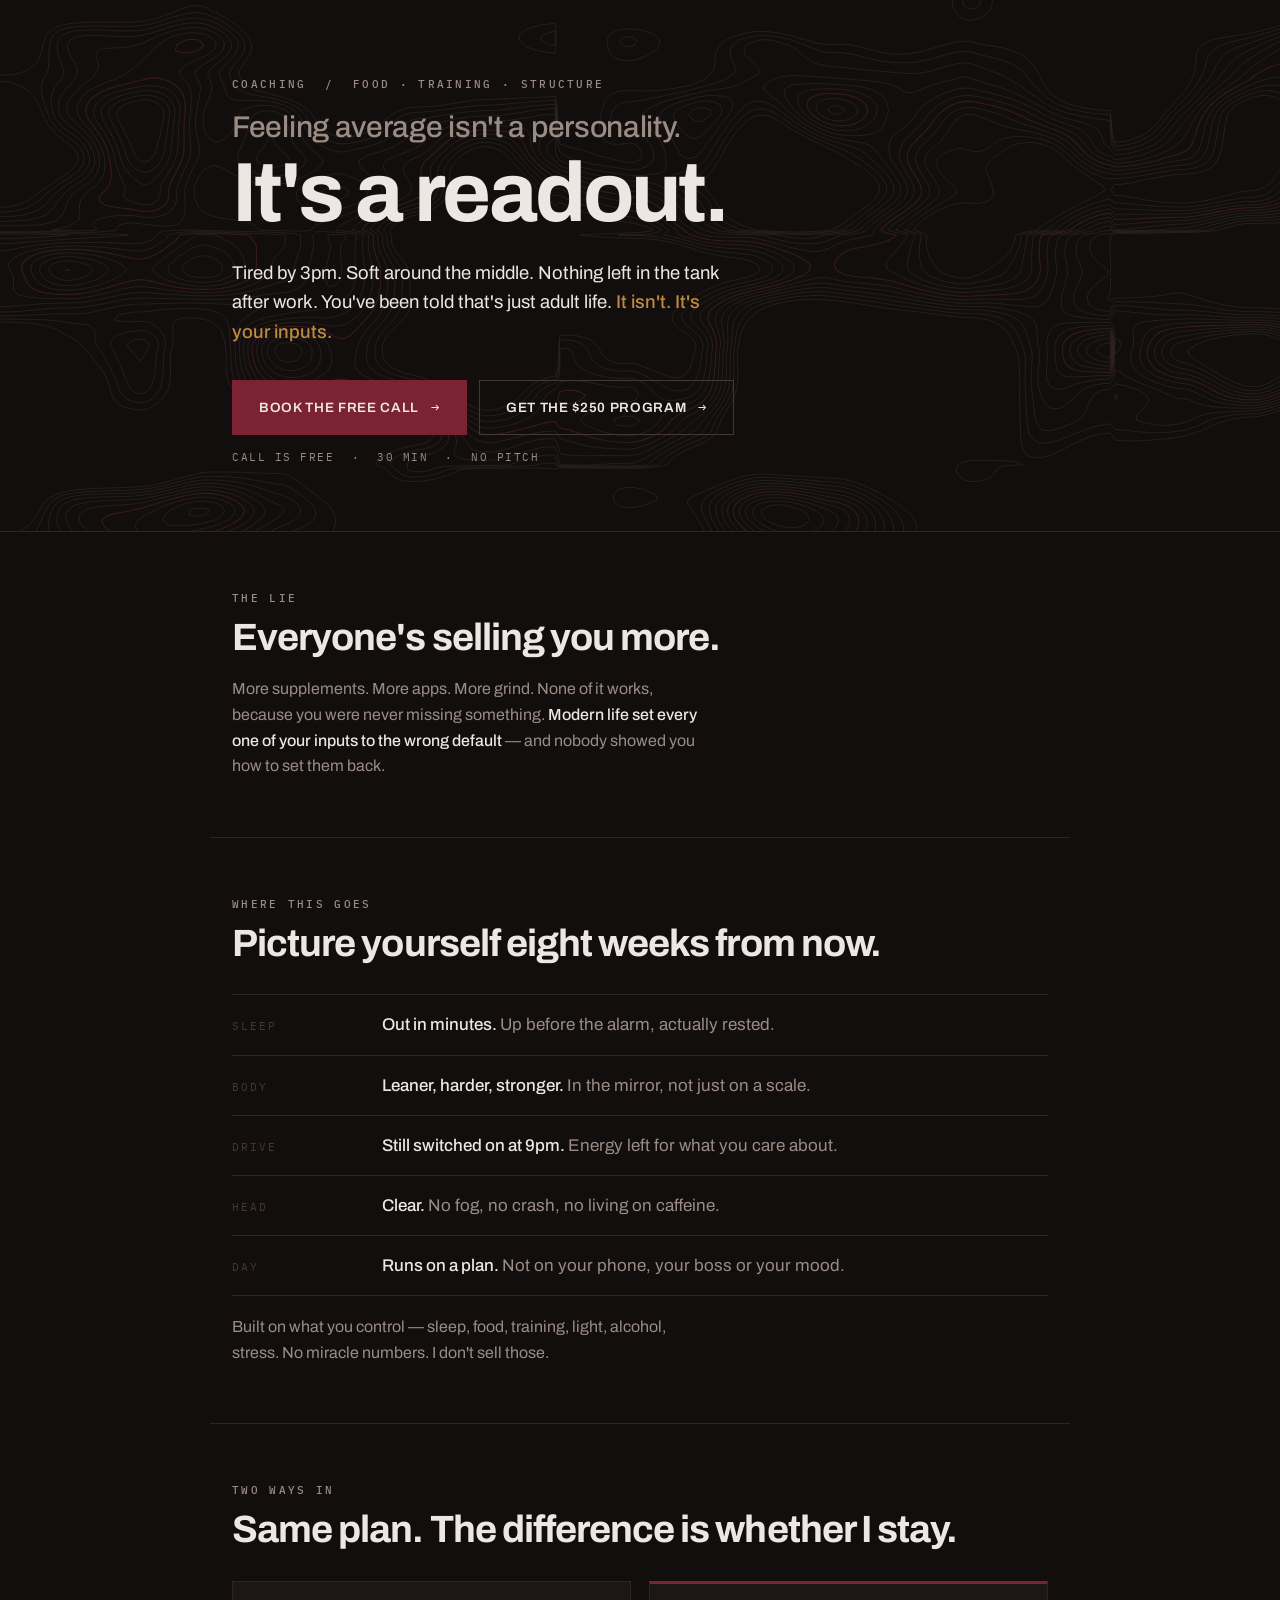
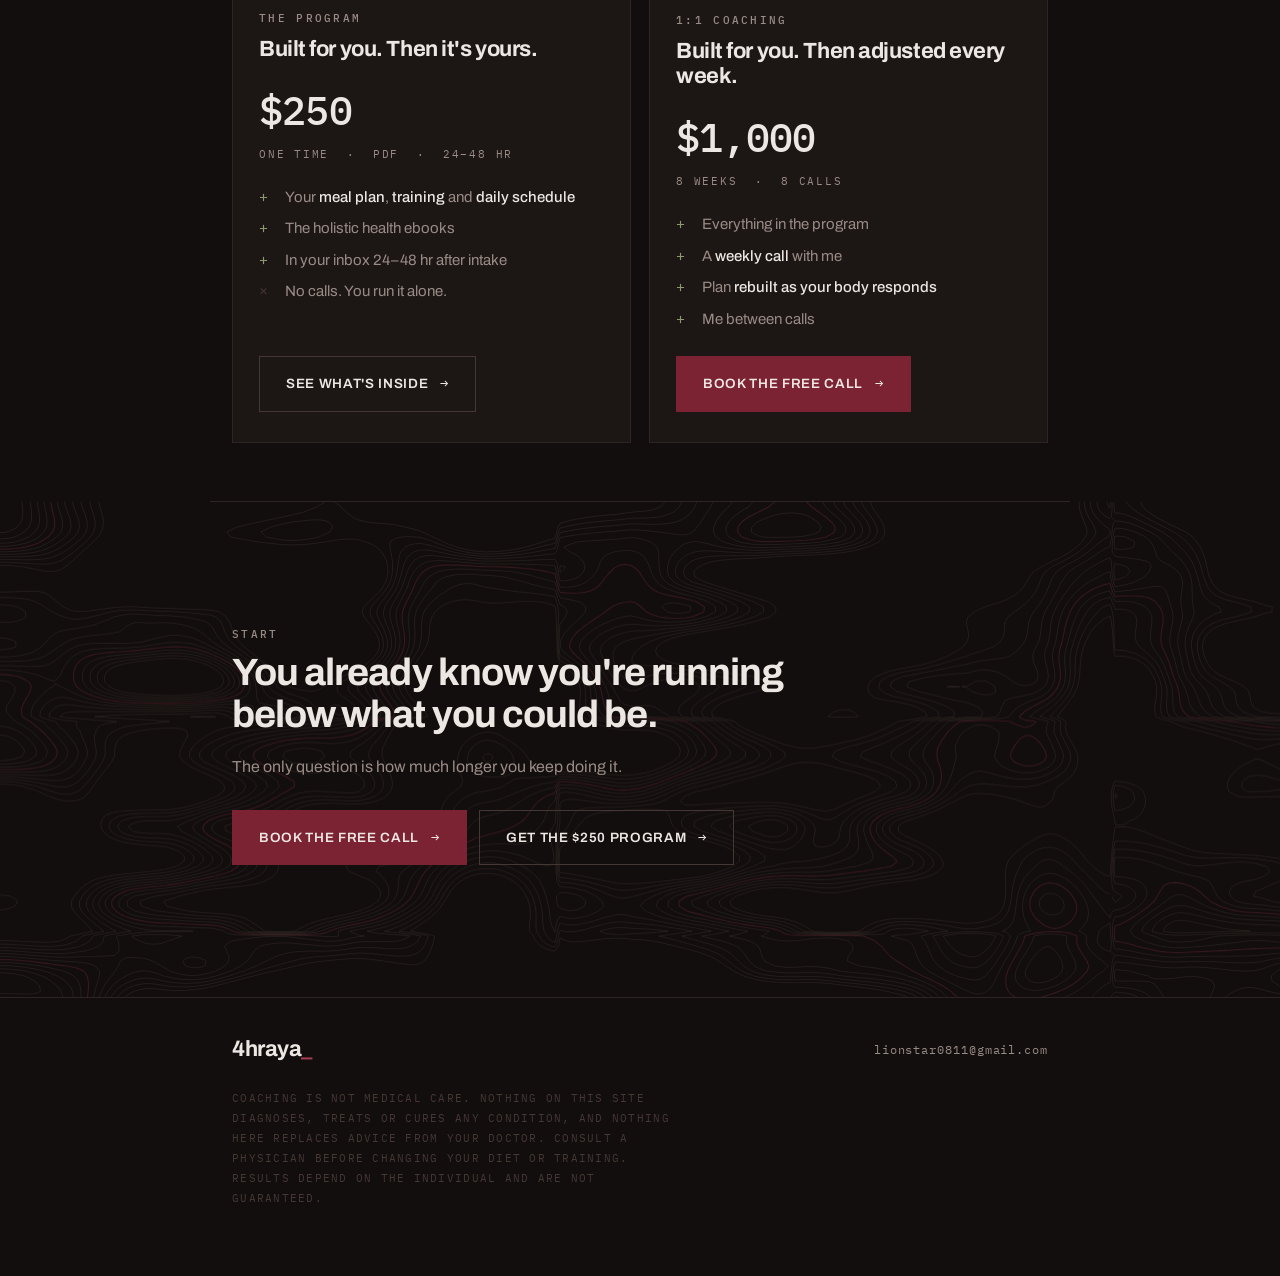
<file: index.html>
<!doctype html>
<html lang="en">
<head>
<meta charset="utf-8">
<meta name="viewport" content="width=device-width, initial-scale=1">
<title>4hraya Coaching</title>
<meta name="description" content="For men running below what they're capable of. A custom-built program — food, training and daily schedule — for $250, or eight weeks of 1:1 coaching. Free 30-minute call.">
<link rel="stylesheet" href="https://fonts.googleapis.com/css2?family=Archivo:wght@400;500;600;700&family=IBM+Plex+Mono:wght@400;500&display=swap">
<link rel="stylesheet" href="site.css">
</head>
<body>

<header class="hero">
  <canvas class="contour" data-seed="20260915" aria-hidden="true"></canvas>
  <div class="wrap hero-in">
    <div class="label">Coaching &nbsp;/&nbsp; Food · Training · Structure</div>
    <h1>
      <span class="set">Feeling average isn't a personality.</span>
      <span class="pay">It's a readout.</span>
    </h1>
    <p class="lede">Tired by 3pm. Soft around the middle. Nothing left in the tank after work. You've been told that's just adult life. <b>It isn't. It's your inputs.</b></p>
    <div class="ctas">
      <a class="btn" href="call.html">Book the free call <span class="a">&rarr;</span></a>
      <a class="btn ghost" href="program.html">Get the $250 program <span class="a">&rarr;</span></a>
    </div>
    <div class="cta-note">Call is free &nbsp;·&nbsp; 30 min &nbsp;·&nbsp; no pitch</div>
  </div>
</header>

<main>
  <section class="wrap">
    <div class="label">The lie</div>
    <h2>Everyone's selling you more.</h2>
    <p class="body">More supplements. More apps. More grind. None of it works, because you were never missing something. <strong>Modern life set every one of your inputs to the wrong default</strong> — and nobody showed you how to set them back.</p>
  </section>

  <section class="wrap">
    <div class="label">Where this goes</div>
    <h2>Picture yourself eight weeks from now.</h2>
    <div class="rows">
      <div class="row"><div class="k">Sleep</div><div class="v">Out in minutes. <span>Up before the alarm, actually rested.</span></div></div>
      <div class="row"><div class="k">Body</div><div class="v">Leaner, harder, stronger. <span>In the mirror, not just on a scale.</span></div></div>
      <div class="row"><div class="k">Drive</div><div class="v">Still switched on at 9pm. <span>Energy left for what you care about.</span></div></div>
      <div class="row"><div class="k">Head</div><div class="v">Clear. <span>No fog, no crash, no living on caffeine.</span></div></div>
      <div class="row"><div class="k">Day</div><div class="v">Runs on a plan. <span>Not on your phone, your boss or your mood.</span></div></div>
    </div>
    <p class="body">Built on what you control — sleep, food, training, light, alcohol, stress. No miracle numbers. I don't sell those.</p>
  </section>

  <section class="wrap" id="offers">
    <div class="label">Two ways in</div>
    <h2>Same plan. The difference is whether I stay.</h2>

    <div class="offers">
      <div class="offer">
        <div class="label">The Program</div>
        <h3>Built for you. Then it's yours.</h3>
        <div class="fig">$250</div>
        <div class="per">One time &nbsp;·&nbsp; PDF &nbsp;·&nbsp; 24–48 hr</div>
        <ul class="ticks">
          <li><span>Your <b>meal plan</b>, <b>training</b> and <b>daily schedule</b></span></li>
          <li><span>The holistic health ebooks</span></li>
          <li><span>In your inbox 24–48 hr after intake</span></li>
          <li class="no"><span>No calls. You run it alone.</span></li>
        </ul>
        <a class="btn ghost" href="program.html">See what's inside <span class="a">&rarr;</span></a>
      </div>

      <div class="offer main">
        <div class="label">1:1 Coaching</div>
        <h3>Built for you. Then adjusted every week.</h3>
        <div class="fig">$1,000</div>
        <div class="per">8 weeks &nbsp;·&nbsp; 8 calls</div>
        <ul class="ticks">
          <li><span>Everything in the program</span></li>
          <li><span>A <b>weekly call</b> with me</span></li>
          <li><span>Plan <b>rebuilt as your body responds</b></span></li>
          <li><span>Me between calls</span></li>
        </ul>
        <a class="btn" href="call.html">Book the free call <span class="a">&rarr;</span></a>
      </div>
    </div>
  </section>

  <section class="close">
    <canvas class="contour" data-seed="8813" aria-hidden="true"></canvas>
    <div class="wrap close-in">
      <div class="label">Start</div>
      <h2>You already know you're running below what you could be.</h2>
      <p class="body" style="margin-bottom:30px">The only question is how much longer you keep doing it.</p>
      <div class="ctas">
        <a class="btn" href="call.html">Book the free call <span class="a">&rarr;</span></a>
        <a class="btn ghost" href="program.html">Get the $250 program <span class="a">&rarr;</span></a>
      </div>
    </div>
  </section>
</main>

<footer>
  <div class="wrap">
    <div class="foot">
      <a class="mark" href="index.html">4hraya<i>_</i></a>
      <a class="contact" href="mailto:lionstar0811@gmail.com">lionstar0811@gmail.com</a>
    </div>
    <p class="fine">COACHING IS NOT MEDICAL CARE. NOTHING ON THIS SITE DIAGNOSES, TREATS OR CURES ANY CONDITION, AND NOTHING HERE REPLACES ADVICE FROM YOUR DOCTOR. CONSULT A PHYSICIAN BEFORE CHANGING YOUR DIET OR TRAINING. RESULTS DEPEND ON THE INDIVIDUAL AND ARE NOT GUARANTEED.</p>
  </div>
</footer>

<script src="site.js"></script>
</body>
</html>
</file>
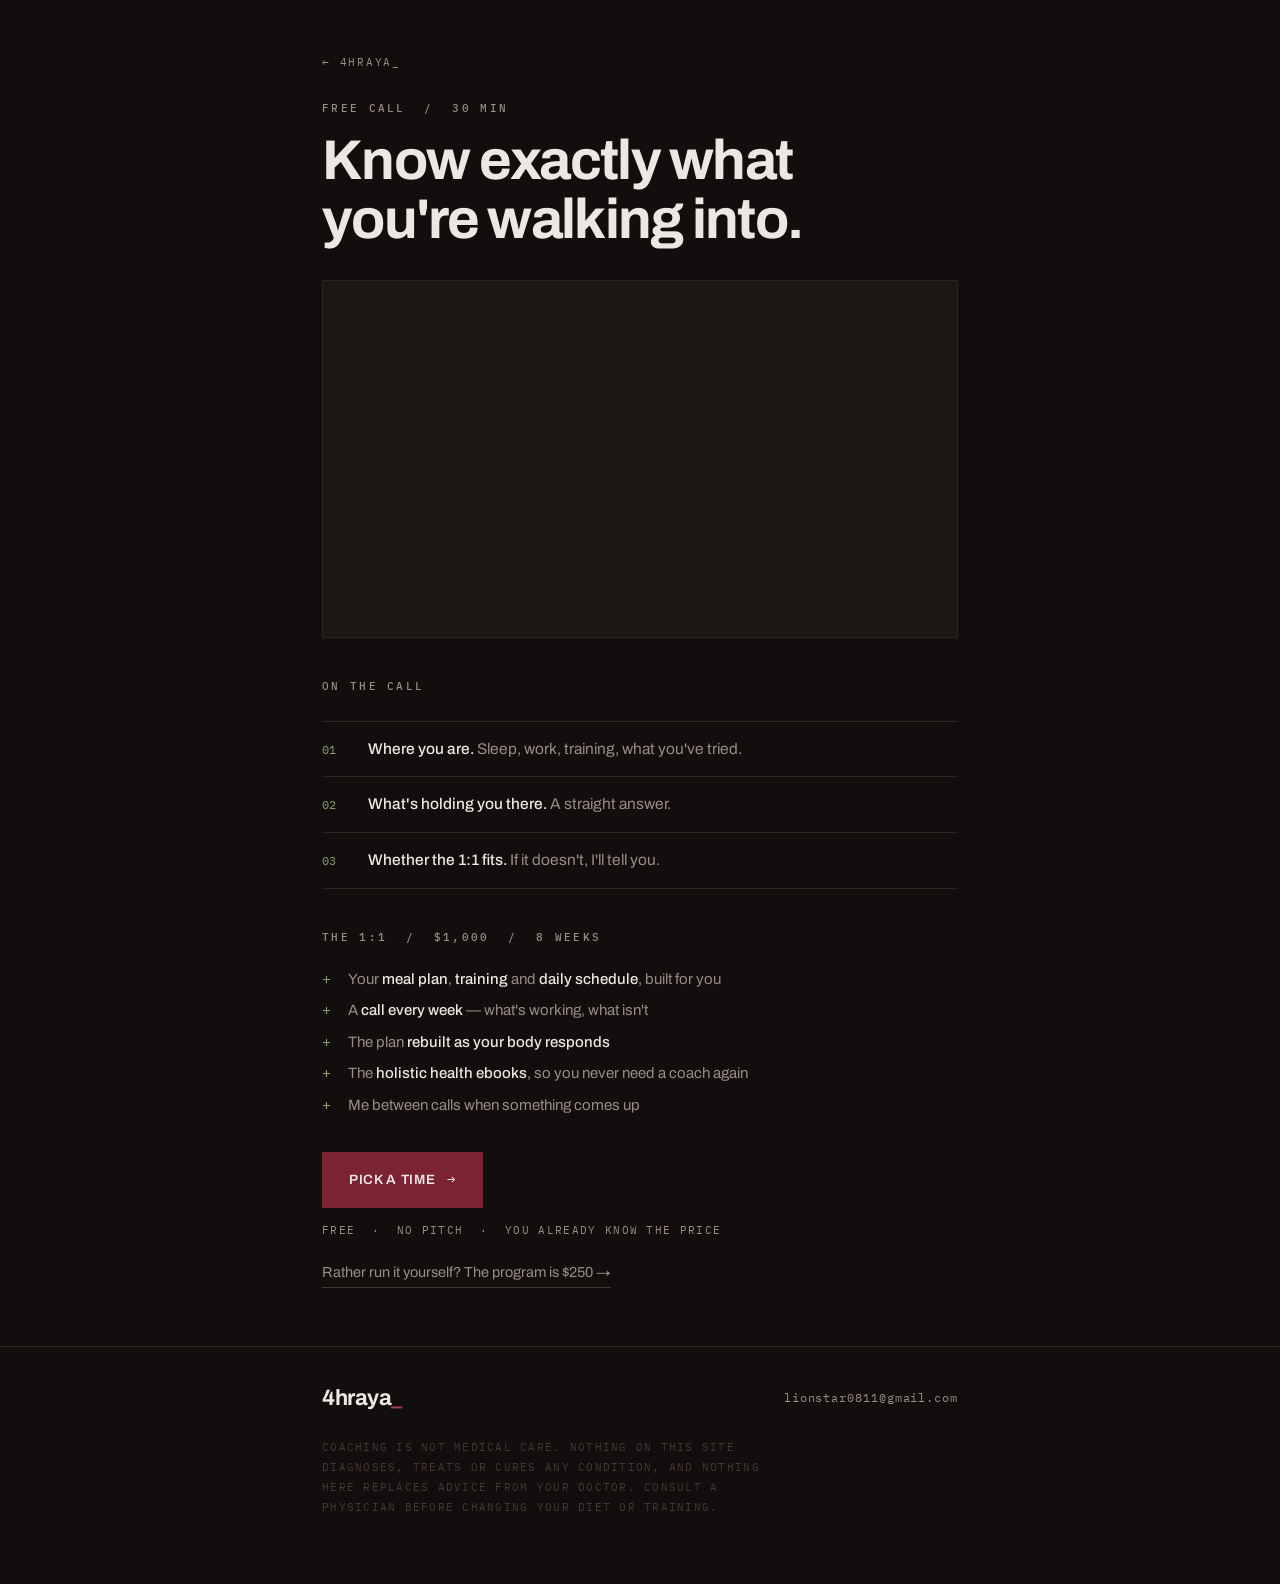
<file: call.html>
<!doctype html>
<html lang="en">
<head>
<meta charset="utf-8">
<meta name="viewport" content="width=device-width, initial-scale=1">
<title>Book the Call — 4hraya</title>
<meta name="description" content="A free 30-minute call about where you are, what's holding you there, and whether 8 weeks of 1:1 coaching fits.">
<link rel="stylesheet" href="https://fonts.googleapis.com/css2?family=Archivo:wght@400;500;600;700&family=IBM+Plex+Mono:wght@400;500&display=swap">
<link rel="stylesheet" href="site.css">
</head>
<body>

<main>
  <section class="wrap narrow" style="border-bottom:0; padding-top:48px">
    <a class="back" href="index.html">&larr; 4hraya_</a>
    <div class="label">Free call &nbsp;/&nbsp; 30 min</div>
    <h1 class="page">Know exactly what you're walking into.</h1>

    <!-- VIDEO: put the YouTube video id in data-yt, e.g. data-yt="dQw4w9WgXcQ" -->
    <div class="vsl" data-yt="6mrgNCO6W9g" aria-label="What happens on the call">
      <canvas class="contour" data-seed="6029" aria-hidden="true"></canvas>
      <div class="ph"><div class="play"></div><div class="label">Watch first &nbsp;·&nbsp; 4 min</div></div>
    </div>

    <div class="label" style="margin-top:40px">On the call</div>
    <ol class="steps">
      <li><span class="m">01</span><span><b>Where you are.</b> Sleep, work, training, what you've tried.</span></li>
      <li><span class="m">02</span><span><b>What's holding you there.</b> A straight answer.</span></li>
      <li><span class="m">03</span><span><b>Whether the 1:1 fits.</b> If it doesn't, I'll tell you.</span></li>
    </ol>

    <div class="label" style="margin-top:40px">The 1:1 &nbsp;/&nbsp; $1,000 &nbsp;/&nbsp; 8 weeks</div>
    <ul class="ticks" style="margin-bottom:0">
      <li><span>Your <b>meal plan</b>, <b>training</b> and <b>daily schedule</b>, built for you</span></li>
      <li><span>A <b>call every week</b> — what's working, what isn't</span></li>
      <li><span>The plan <b>rebuilt as your body responds</b></span></li>
      <li><span>The <b>holistic health ebooks</b>, so you never need a coach again</span></li>
      <li><span>Me between calls when something comes up</span></li>
    </ul>

    <div style="margin-top:36px">
      <a class="btn" href="https://calendly.com/lionstar0811/60min">Pick a time <span class="a">&rarr;</span></a>
      <div class="terms">Free &nbsp;·&nbsp; No pitch &nbsp;·&nbsp; You already know the price</div>
    </div>

    <a class="alt" href="program.html">Rather run it yourself? The program is $250 &rarr;</a>
  </section>
</main>

<footer>
  <div class="wrap narrow">
    <div class="foot">
      <a class="mark" href="index.html">4hraya<i>_</i></a>
      <a class="contact" href="mailto:lionstar0811@gmail.com">lionstar0811@gmail.com</a>
    </div>
    <p class="fine">COACHING IS NOT MEDICAL CARE. NOTHING ON THIS SITE DIAGNOSES, TREATS OR CURES ANY CONDITION, AND NOTHING HERE REPLACES ADVICE FROM YOUR DOCTOR. CONSULT A PHYSICIAN BEFORE CHANGING YOUR DIET OR TRAINING.</p>
  </div>
</footer>

<script src="site.js"></script>
</body>
</html>
</file>
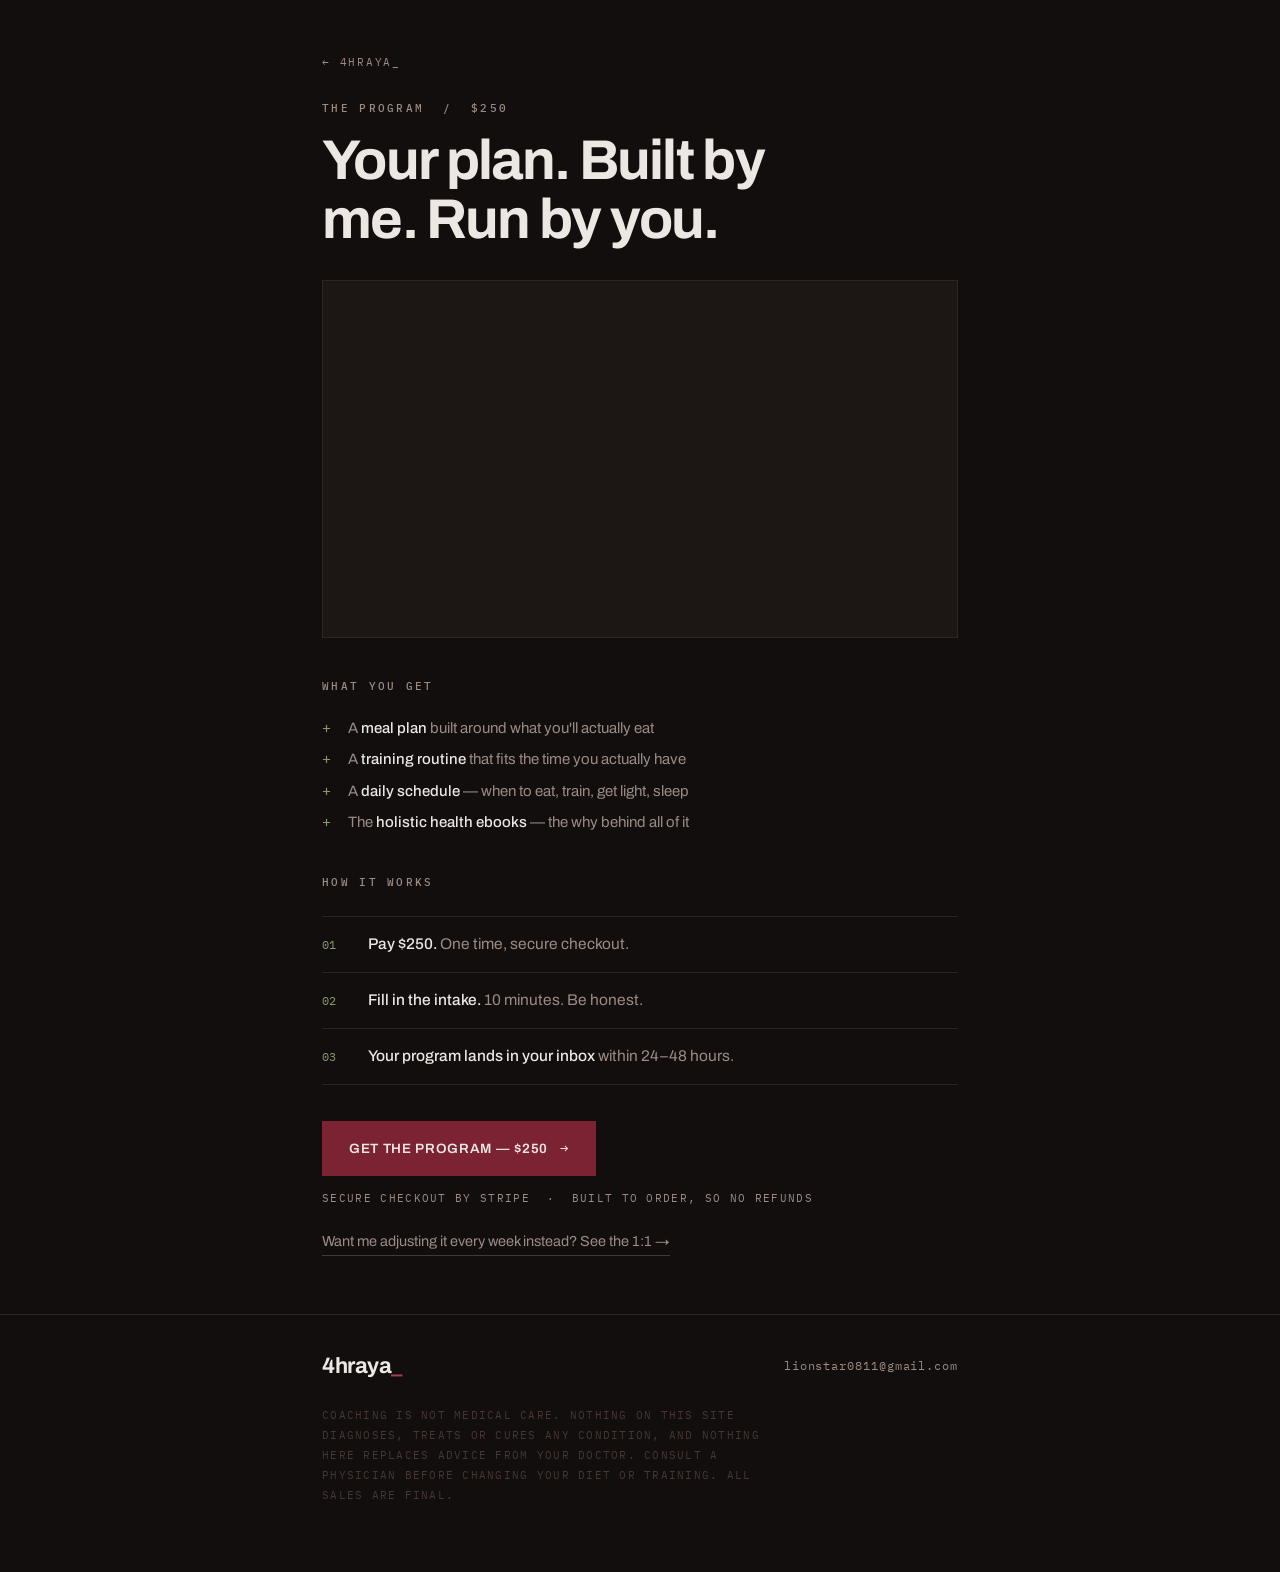
<file: program.html>
<!doctype html>
<html lang="en">
<head>
<meta charset="utf-8">
<meta name="viewport" content="width=device-width, initial-scale=1">
<title>The Program — 4hraya</title>
<meta name="description" content="A meal plan, training routine and daily schedule built for you from your intake, plus the holistic health ebooks. $250, delivered in 24–48 hours.">
<link rel="stylesheet" href="https://fonts.googleapis.com/css2?family=Archivo:wght@400;500;600;700&family=IBM+Plex+Mono:wght@400;500&display=swap">
<link rel="stylesheet" href="site.css">
</head>
<body>

<main>
  <section class="wrap narrow" style="border-bottom:0; padding-top:48px">
    <a class="back" href="index.html">&larr; 4hraya_</a>
    <div class="label">The Program &nbsp;/&nbsp; $250</div>
    <h1 class="page">Your plan. Built by me. Run by you.</h1>

    <!-- VIDEO: put the YouTube video id in data-yt, e.g. data-yt="dQw4w9WgXcQ" -->
    <div class="vsl" data-yt="_ki_xk00nK0" aria-label="What's in the program">
      <canvas class="contour" data-seed="4471" aria-hidden="true"></canvas>
      <div class="ph"><div class="play"></div><div class="label">Watch first &nbsp;·&nbsp; 3 min</div></div>
    </div>

    <div class="label" style="margin-top:40px">What you get</div>
    <ul class="ticks" style="margin-bottom:0">
      <li><span>A <b>meal plan</b> built around what you'll actually eat</span></li>
      <li><span>A <b>training routine</b> that fits the time you actually have</span></li>
      <li><span>A <b>daily schedule</b> — when to eat, train, get light, sleep</span></li>
      <li><span>The <b>holistic health ebooks</b> — the why behind all of it</span></li>
    </ul>

    <div class="label" style="margin-top:40px">How it works</div>
    <ol class="steps">
      <li><span class="m">01</span><span><b>Pay $250.</b> One time, secure checkout.</span></li>
      <li><span class="m">02</span><span><b>Fill in the intake.</b> 10 minutes. Be honest.</span></li>
      <li><span class="m">03</span><span><b>Your program lands in your inbox</b> within 24–48 hours.</span></li>
    </ol>

    <div style="margin-top:36px">
      <a class="btn" href="https://buy.stripe.com/8x29AT3Bs9b0bhkcXzbQY05">Get the program — $250 <span class="a">&rarr;</span></a>
      <div class="terms">Secure checkout by Stripe &nbsp;·&nbsp; Built to order, so no refunds</div>
    </div>

    <a class="alt" href="call.html">Want me adjusting it every week instead? See the 1:1 &rarr;</a>
  </section>
</main>

<footer>
  <div class="wrap narrow">
    <div class="foot">
      <a class="mark" href="index.html">4hraya<i>_</i></a>
      <a class="contact" href="mailto:lionstar0811@gmail.com">lionstar0811@gmail.com</a>
    </div>
    <p class="fine">COACHING IS NOT MEDICAL CARE. NOTHING ON THIS SITE DIAGNOSES, TREATS OR CURES ANY CONDITION, AND NOTHING HERE REPLACES ADVICE FROM YOUR DOCTOR. CONSULT A PHYSICIAN BEFORE CHANGING YOUR DIET OR TRAINING. ALL SALES ARE FINAL.</p>
  </div>
</footer>

<script src="site.js"></script>
</body>
</html>
</file>
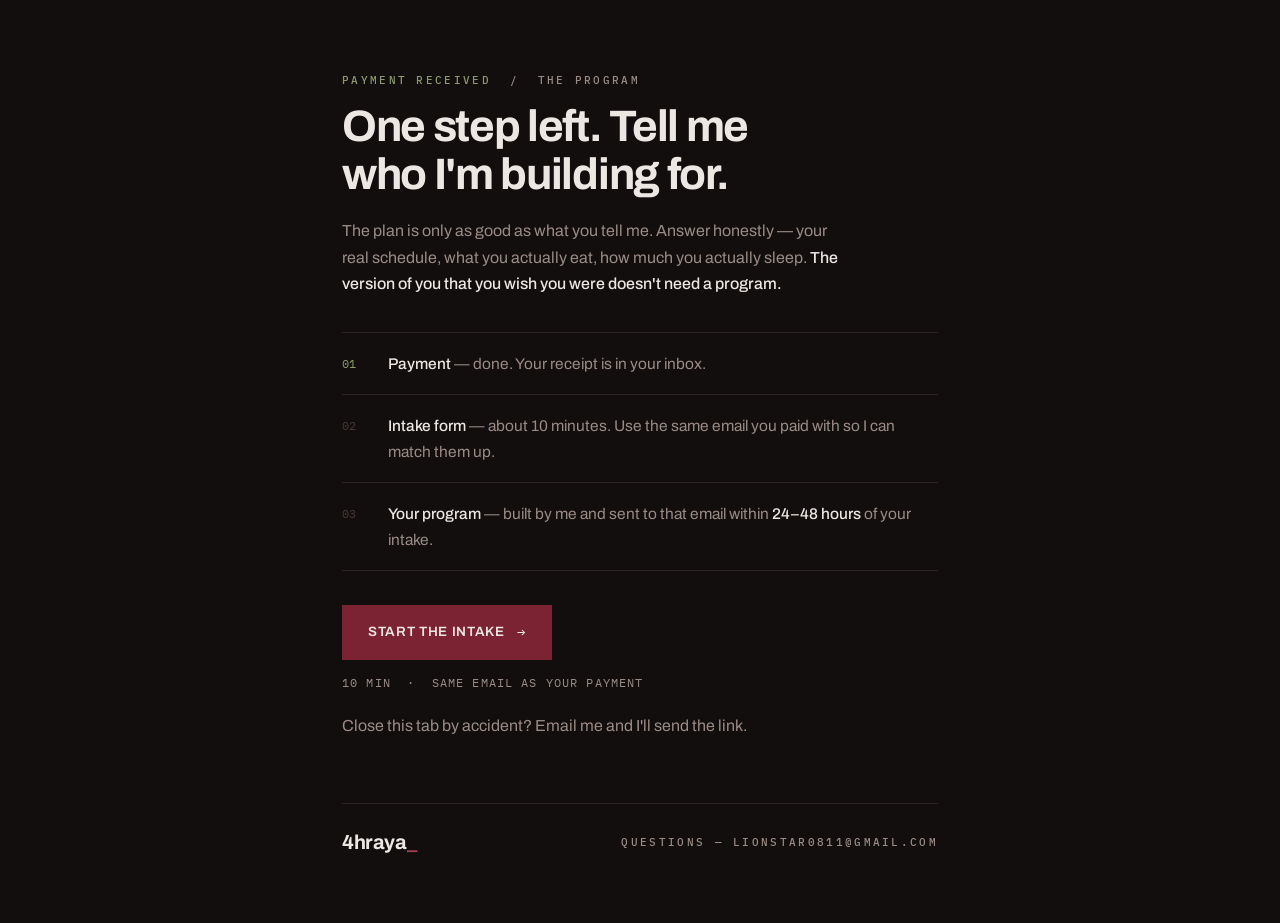
<file: start.html>
<!doctype html>
<html lang="en">
<head>
<meta charset="utf-8">
<meta name="viewport" content="width=device-width, initial-scale=1">
<meta name="robots" content="noindex">
<title>Program Intake — 4hraya</title>
<link rel="stylesheet" href="https://fonts.googleapis.com/css2?family=Archivo:wght@400;500;600;700&family=IBM+Plex+Mono:wght@400;500&display=swap">
<style>
  :root {
    --pitch:#120E0E; --umber:#1C1615; --sediment:#2E2422; --scree:#453734;
    --ash:#9A8B85; --chalk:#EDE7E3;
    --wine:#7B2233; --claret:#A63D52; --brass:#C08A3E; --moss:#8B9A6E;
    --sans:Archivo,"Helvetica Neue",Arial,sans-serif;
    --mono:"IBM Plex Mono",ui-monospace,Menlo,Consolas,monospace;
  }
  *{box-sizing:border-box}
  body{margin:0; background:var(--pitch); color:var(--chalk); font-family:var(--sans); font-size:16px; line-height:1.65; -webkit-font-smoothing:antialiased}
  .wrap{max-width:640px; margin:0 auto; padding:72px 22px 64px}
  .label{font-family:var(--mono); font-size:10.5px; font-weight:500; letter-spacing:.22em; text-transform:uppercase; color:var(--ash)}
  .ok{color:var(--moss)}
  h1{font-size:clamp(30px,6vw,44px); font-weight:700; letter-spacing:-.03em; line-height:1.08; margin:14px 0 0; text-wrap:balance}
  p{color:var(--ash); max-width:56ch; margin:20px 0 0}
  p strong{color:var(--chalk); font-weight:500}
  .steps{list-style:none; margin:34px 0 0; padding:0; border-top:1px solid var(--sediment)}
  .steps li{display:grid; grid-template-columns:34px 1fr; gap:12px; padding:18px 0; border-bottom:1px solid var(--sediment); color:var(--ash); font-size:15.5px}
  .steps .m{font-family:var(--mono); font-size:12px; color:var(--scree); padding-top:3px}
  .steps .m.done{color:var(--moss)}
  .steps b{color:var(--chalk); font-weight:500}
  .btn{display:inline-flex; align-items:center; gap:12px; background:var(--wine); color:var(--chalk); text-decoration:none; font-size:13.5px; font-weight:600; letter-spacing:.05em; text-transform:uppercase; padding:16px 26px; margin-top:34px}
  .btn:hover{background:var(--claret)}
  .btn:focus-visible{outline:2px solid var(--brass); outline-offset:3px}
  .btn .a{font-family:var(--mono); font-weight:400}
  .note{font-family:var(--mono); font-size:11.5px; letter-spacing:.1em; color:var(--ash); margin-top:14px}
  footer{margin-top:64px; padding-top:22px; border-top:1px solid var(--sediment); display:flex; justify-content:space-between; align-items:center}
  .mark{font-size:20px; font-weight:700; letter-spacing:-.02em; color:var(--chalk); text-decoration:none}
  .mark i{font-style:normal; color:var(--claret)}
</style>
</head>
<body>
<main class="wrap">
  <div class="label"><span class="ok">Payment received</span> &nbsp;/&nbsp; The Program</div>
  <h1>One step left. Tell me who I'm building for.</h1>
  <p>The plan is only as good as what you tell me. Answer honestly — your real schedule, what you actually eat, how much you actually sleep. <strong>The version of you that you wish you were doesn't need a program.</strong></p>

  <ol class="steps">
    <li><span class="m done">01</span><span><b>Payment</b> — done. Your receipt is in your inbox.</span></li>
    <li><span class="m">02</span><span><b>Intake form</b> — about 10 minutes. Use the same email you paid with so I can match them up.</span></li>
    <li><span class="m">03</span><span><b>Your program</b> — built by me and sent to that email within <b>24–48 hours</b> of your intake.</span></li>
  </ol>

  <a class="btn" href="https://tally.so/r/lboO2N">Start the intake <span class="a">&rarr;</span></a>
  <div class="note">10 MIN &nbsp;·&nbsp; SAME EMAIL AS YOUR PAYMENT</div>

  <p>Close this tab by accident? Email me and I'll send the link.</p>

  <footer>
    <a class="mark" href="index.html">4hraya<i>_</i></a>
    <a class="label" href="mailto:lionstar0811@gmail.com" style="text-decoration:none">Questions — lionstar0811@gmail.com</a>
  </footer>
</main>
</body>
</html>
</file>
<file: site.css>
:root {
  --pitch:#120E0E; --umber:#1C1615; --sediment:#2E2422; --scree:#453734;
  --ash:#9A8B85; --chalk:#EDE7E3;
  --wine:#7B2233; --claret:#A63D52; --brass:#C08A3E; --moss:#8B9A6E;
  --sans:Archivo,"Helvetica Neue",Arial,sans-serif;
  --mono:"IBM Plex Mono",ui-monospace,Menlo,Consolas,monospace;
}
*{box-sizing:border-box}
html{scroll-behavior:smooth}
@media (prefers-reduced-motion:reduce){html{scroll-behavior:auto}}

body{
  margin:0; background:var(--pitch); color:var(--chalk);
  font-family:var(--sans); font-size:16px; line-height:1.6;
  -webkit-font-smoothing:antialiased;
}
.wrap{max-width:860px; margin:0 auto; padding-inline:22px}
.narrow{max-width:680px}

.label{
  font-family:var(--mono); font-size:10.5px; font-weight:500;
  letter-spacing:.22em; text-transform:uppercase; color:var(--ash);
}
a{color:inherit}

/* buttons */
.btn{
  display:inline-flex; align-items:center; gap:12px;
  background:var(--wine); color:var(--chalk); text-decoration:none;
  font-size:13.5px; font-weight:600; letter-spacing:.05em; text-transform:uppercase;
  padding:16px 26px; border:1px solid var(--wine);
}
.btn:hover{background:var(--claret); border-color:var(--claret)}
.btn:focus-visible{outline:2px solid var(--brass); outline-offset:3px}
.btn .a{font-family:var(--mono); font-weight:400}
.btn.ghost{background:transparent; border-color:var(--scree)}
.btn.ghost:hover{background:transparent; border-color:var(--claret)}
.ctas{display:flex; flex-wrap:wrap; gap:12px}
.cta-note{font-family:var(--mono); font-size:11px; letter-spacing:.14em; color:var(--ash); margin-top:14px; text-transform:uppercase}

/* type */
h1{margin:16px 0 0; text-wrap:balance}
h1 .set{display:block; font-size:clamp(20px,3.6vw,30px); font-weight:500; color:var(--ash); letter-spacing:-.01em; line-height:1.2}
h1 .pay{display:block; font-size:clamp(44px,9vw,84px); font-weight:700; letter-spacing:-.035em; line-height:1.0; margin-top:6px}
h1.page{font-size:clamp(34px,6.5vw,56px); font-weight:700; letter-spacing:-.03em; line-height:1.05}
h2{font-size:clamp(26px,4.4vw,38px); font-weight:700; letter-spacing:-.025em; line-height:1.1; margin:10px 0 0; text-wrap:balance}
.lede{max-width:46ch; font-size:clamp(16px,2.2vw,18.5px); margin:24px 0 32px; color:var(--chalk)}
.lede b{font-weight:500; color:var(--brass)}
.body{max-width:52ch; margin:18px 0 0; color:var(--ash)}
.body strong{color:var(--chalk); font-weight:500}

/* hero */
.hero{position:relative; overflow:hidden; border-bottom:1px solid var(--sediment)}
.contour{position:absolute; inset:0; width:100%; height:100%}
.hero-in{position:relative; padding-block:76px 64px}

section{padding-block:58px; border-bottom:1px solid var(--sediment)}

/* readout rows */
.rows{margin-top:30px; border-top:1px solid var(--sediment)}
.row{display:grid; grid-template-columns:130px 1fr; gap:20px; padding:16px 0; border-bottom:1px solid var(--sediment); align-items:baseline}
.row .k{font-family:var(--mono); font-size:11px; letter-spacing:.18em; color:var(--scree); text-transform:uppercase}
.row .v{font-size:17px; font-weight:500}
.row .v span{color:var(--ash); font-weight:400}

/* offers */
.offers{display:grid; grid-template-columns:1fr 1fr; gap:18px; margin-top:30px}
.offer{background:var(--umber); border:1px solid var(--sediment); padding:28px 26px 30px; display:flex; flex-direction:column}
.offer.main{border-top:3px solid var(--wine)}
.offer h3{margin:10px 0 0; font-size:22px; font-weight:700; letter-spacing:-.02em; line-height:1.15}
.fig{font-family:var(--mono); font-size:40px; font-weight:500; letter-spacing:-.02em; margin-top:16px; font-variant-numeric:tabular-nums}
.per{font-family:var(--mono); font-size:11px; letter-spacing:.16em; color:var(--ash); text-transform:uppercase; margin-top:4px}
.ticks{list-style:none; margin:22px 0 26px; padding:0; display:flex; flex-direction:column; gap:9px; flex:1}
.ticks li{display:grid; grid-template-columns:18px 1fr; gap:8px; color:var(--ash); font-size:15px; line-height:1.5}
.ticks li::before{content:"+"; font-family:var(--mono); color:var(--moss)}
.ticks li.no::before{content:"\00d7"; color:var(--scree)}
.ticks li b{color:var(--chalk); font-weight:500}
.offer .btn{align-self:flex-start}

/* video */
.vsl{position:relative; aspect-ratio:16/9; margin-top:30px; background:var(--umber); border:1px solid var(--sediment); overflow:hidden}
.vsl iframe{position:absolute; inset:0; width:100%; height:100%; border:0}
.vsl .ph{position:absolute; inset:0; display:flex; flex-direction:column; align-items:center; justify-content:center; gap:14px}
.vsl .play{width:64px; height:64px; border-radius:50%; border:1px solid var(--scree); display:grid; place-items:center}
.vsl .play::after{content:""; border-left:16px solid var(--chalk); border-top:10px solid transparent; border-bottom:10px solid transparent; margin-left:4px}

/* steps */
.steps{list-style:none; margin:26px 0 0; padding:0; border-top:1px solid var(--sediment)}
.steps li{display:grid; grid-template-columns:34px 1fr; gap:12px; padding:15px 0; border-bottom:1px solid var(--sediment); color:var(--ash); font-size:15.5px}
.steps .m{font-family:var(--mono); font-size:12px; color:var(--moss); padding-top:3px}
.steps b{color:var(--chalk); font-weight:500}

.terms{font-family:var(--mono); font-size:11px; letter-spacing:.12em; color:var(--ash); text-transform:uppercase; margin-top:14px}
.back{display:inline-block; font-family:var(--mono); font-size:11px; letter-spacing:.16em; text-transform:uppercase; color:var(--ash); text-decoration:none; margin-bottom:28px}
.back:hover{color:var(--chalk)}
.alt{display:inline-block; margin-top:22px; font-size:14.5px; color:var(--ash); text-decoration:none; border-bottom:1px solid var(--scree); padding-bottom:2px}
.alt:hover{color:var(--chalk); border-color:var(--claret)}

/* close + footer */
.close{position:relative; overflow:hidden; border-bottom:0}
.close-in{position:relative; padding-block:66px 74px}
footer{padding-block:34px 56px; border-top:1px solid var(--sediment)}
.foot{display:flex; align-items:center; justify-content:space-between; gap:20px; flex-wrap:wrap}
.mark{font-size:22px; font-weight:700; letter-spacing:-.02em; text-decoration:none}
.mark i{font-style:normal; color:var(--claret)}
.contact{font-family:var(--mono); font-size:11.5px; letter-spacing:.08em; color:var(--ash); text-decoration:none}
.contact:hover{color:var(--chalk)}
.fine{font-family:var(--mono); font-size:10.5px; letter-spacing:.12em; color:var(--scree); max-width:64ch; margin-top:22px; line-height:1.9}

@media (max-width:720px){ .offers{grid-template-columns:1fr} }
@media (max-width:560px){
  .row{grid-template-columns:1fr; gap:4px}
  .ctas .btn{width:100%; justify-content:center}
}
</file>
